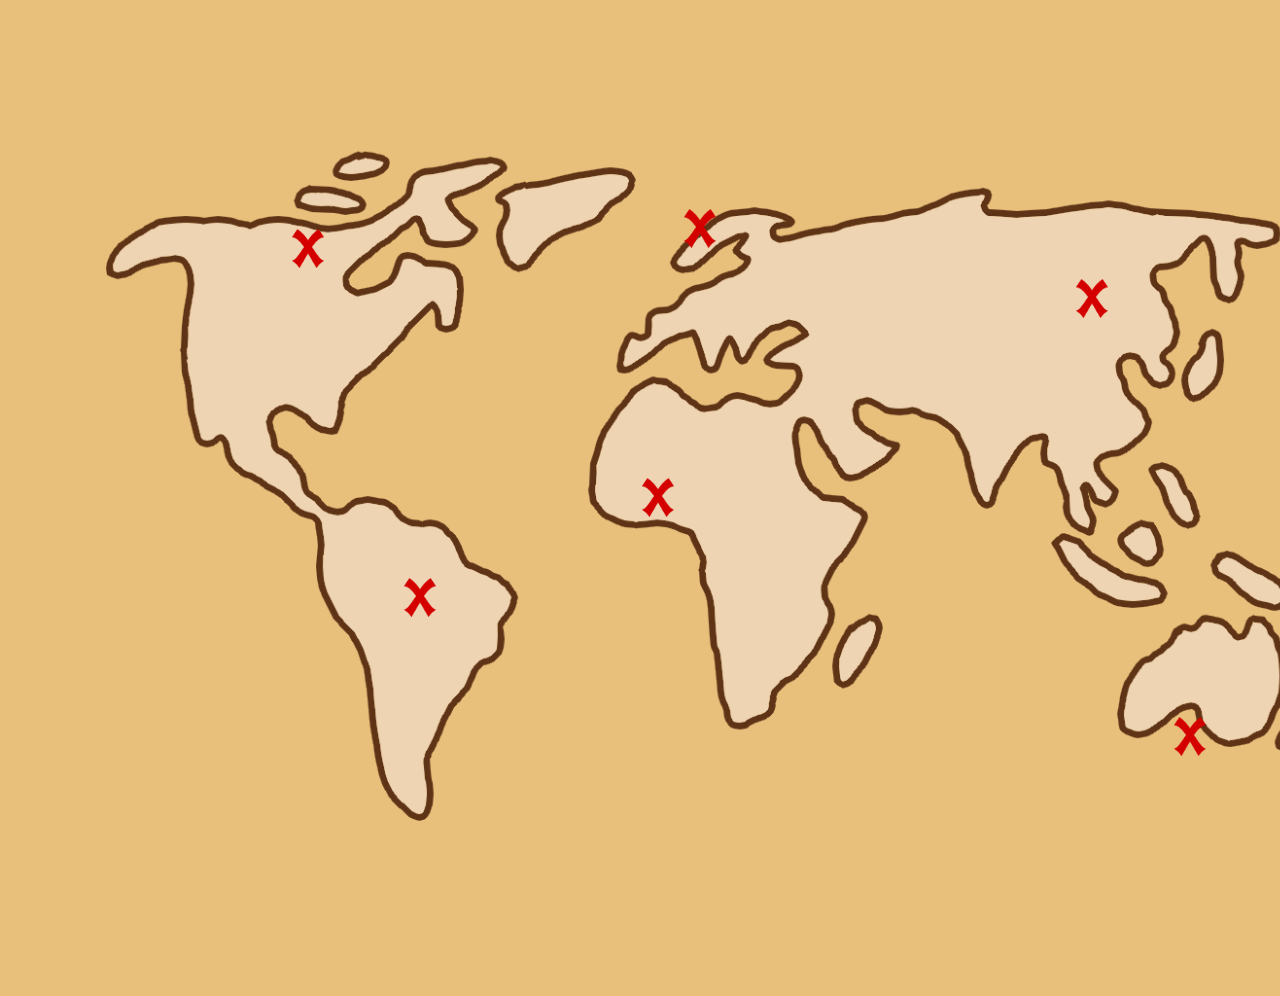
<file: main.html>
<!-- main.html -->
<!DOCTYPE html>
<html lang="en">

<head>
  <meta charset="UTF-8">
  <meta name="viewport" content="width=device-width, initial-scale=1.0">
  <title>Hopper's Odyssey</title>
  <link rel="stylesheet" href="styles.css">
</head>

<body>
  <div class="map-container">
    <img src="map.PNG" alt="Pirate Map" class="map-image">
    <button class="quest-button" data-quest="na" style="left: 22%; top: 25%">
    </button>
    <button class="quest-button" data-quest="sa" style="left: 30%; top: 60%"></button>
    <button class="quest-button" data-quest="afr" style="left: 47%; top: 50%"></button>
    <button class="quest-button" data-quest="eur" style="left: 50%; top: 23%"></button>
    <button class="quest-button" data-quest="as" style="left: 78%; top: 30%"></button>
    <button class="quest-button" data-quest="aus" style="left: 85%; top: 74%"></button>
  </div>

  <div id="questPopup" class="popup">
    <div class="popup-content">
      <span class="close-btn">&times;</span>
      <p id="questText"></p>
    </div>
  </div>

  <script src="quest.js"></script>
</body>

</html>
</file>
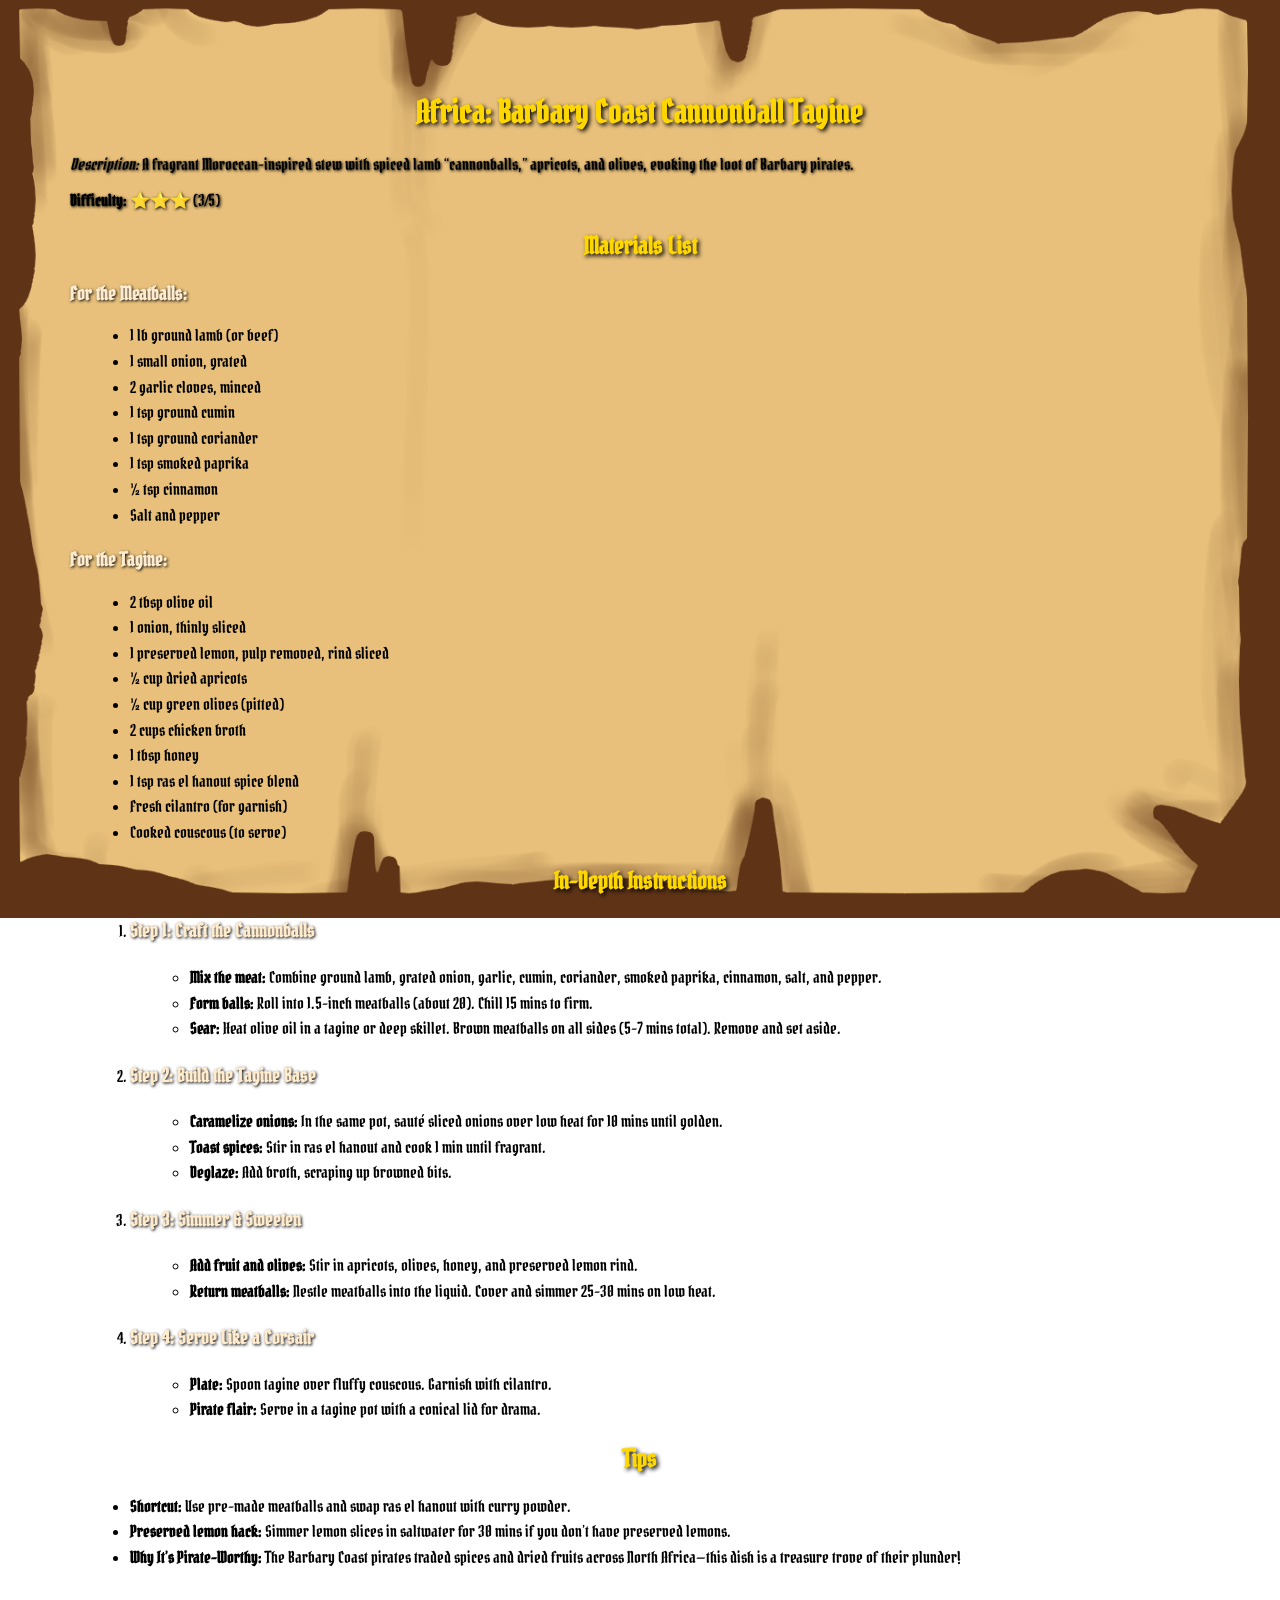
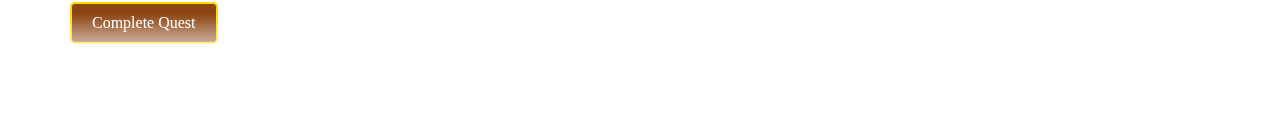
<file: Continents/afr.html>
<!DOCTYPE html>
<html lang="en">

<head>
  <meta charset="UTF-8" />
  <meta name="viewport" content="width=device-width, initial-scale=1.0" />
  <title>Pirate Recipes: Barbary Coast Cannonball Tagine</title>
  <!-- Link to your external stylesheet -->
  <link rel="stylesheet" href="na.css" />
</head>

<body>
  <!-- Main container that holds both the scroll background and the recipe text -->
  <div class="scroll-container">
    <h1>Africa: Barbary Coast Cannonball Tagine</h1>
    <p><em>Description:</em> A fragrant Moroccan-inspired stew with spiced lamb “cannonballs,” apricots, and olives,
      evoking the loot of Barbary pirates.</p>
    <p><strong>Difficulty:</strong> ⭐⭐⭐ (3/5)</p>

    <h2>Materials List</h2>
    <h3>For the Meatballs:</h3>
    <ul>
      <li>1 lb ground lamb (or beef)</li>
      <li>1 small onion, grated</li>
      <li>2 garlic cloves, minced</li>
      <li>1 tsp ground cumin</li>
      <li>1 tsp ground coriander</li>
      <li>1 tsp smoked paprika</li>
      <li>½ tsp cinnamon</li>
      <li>Salt and pepper</li>
    </ul>
    <h3>For the Tagine:</h3>
    <ul>
      <li>2 tbsp olive oil</li>
      <li>1 onion, thinly sliced</li>
      <li>1 preserved lemon, pulp removed, rind sliced</li>
      <li>½ cup dried apricots</li>
      <li>½ cup green olives (pitted)</li>
      <li>2 cups chicken broth</li>
      <li>1 tbsp honey</li>
      <li>1 tsp ras el hanout spice blend</li>
      <li>Fresh cilantro (for garnish)</li>
      <li>Cooked couscous (to serve)</li>
    </ul>

    <h2>In-Depth Instructions</h2>
    <ol>
      <li>
        <h3>Step 1: Craft the Cannonballs</h3>
        <ul>
          <li><strong>Mix the meat:</strong> Combine ground lamb, grated onion, garlic, cumin, coriander, smoked
            paprika, cinnamon, salt, and pepper.</li>
          <li><strong>Form balls:</strong> Roll into 1.5-inch meatballs (about 20). Chill 15 mins to firm.</li>
          <li><strong>Sear:</strong> Heat olive oil in a tagine or deep skillet. Brown meatballs on all sides (5–7 mins
            total). Remove and set aside.</li>
        </ul>
      </li>
      <li>
        <h3>Step 2: Build the Tagine Base</h3>
        <ul>
          <li><strong>Caramelize onions:</strong> In the same pot, sauté sliced onions over low heat for 10 mins until
            golden.</li>
          <li><strong>Toast spices:</strong> Stir in ras el hanout and cook 1 min until fragrant.</li>
          <li><strong>Deglaze:</strong> Add broth, scraping up browned bits.</li>
        </ul>
      </li>
      <li>
        <h3>Step 3: Simmer &amp; Sweeten</h3>
        <ul>
          <li><strong>Add fruit and olives:</strong> Stir in apricots, olives, honey, and preserved lemon rind.</li>
          <li><strong>Return meatballs:</strong> Nestle meatballs into the liquid. Cover and simmer 25–30 mins on low
            heat.</li>
        </ul>
      </li>
      <li>
        <h3>Step 4: Serve Like a Corsair</h3>
        <ul>
          <li><strong>Plate:</strong> Spoon tagine over fluffy couscous. Garnish with cilantro.</li>
          <li><strong>Pirate flair:</strong> Serve in a tagine pot with a conical lid for drama.</li>
        </ul>
      </li>
    </ol>

    <h2>Tips</h2>
    <ul>
      <li><strong>Shortcut:</strong> Use pre-made meatballs and swap ras el hanout with curry powder.</li>
      <li><strong>Preserved lemon hack:</strong> Simmer lemon slices in saltwater for 30 mins if you don’t have
        preserved lemons.</li>
      <li><strong>Why It’s Pirate-Worthy:</strong> The Barbary Coast pirates traded spices and dried fruits across North
        Africa—this dish is a treasure trove of their plunder!</li>
    </ul>

    <button class="complete-button" id="complete-afr-button">Complete Quest</button>
  </div>

  <script src="afr.js"></script>
</body>

</html>
</file>
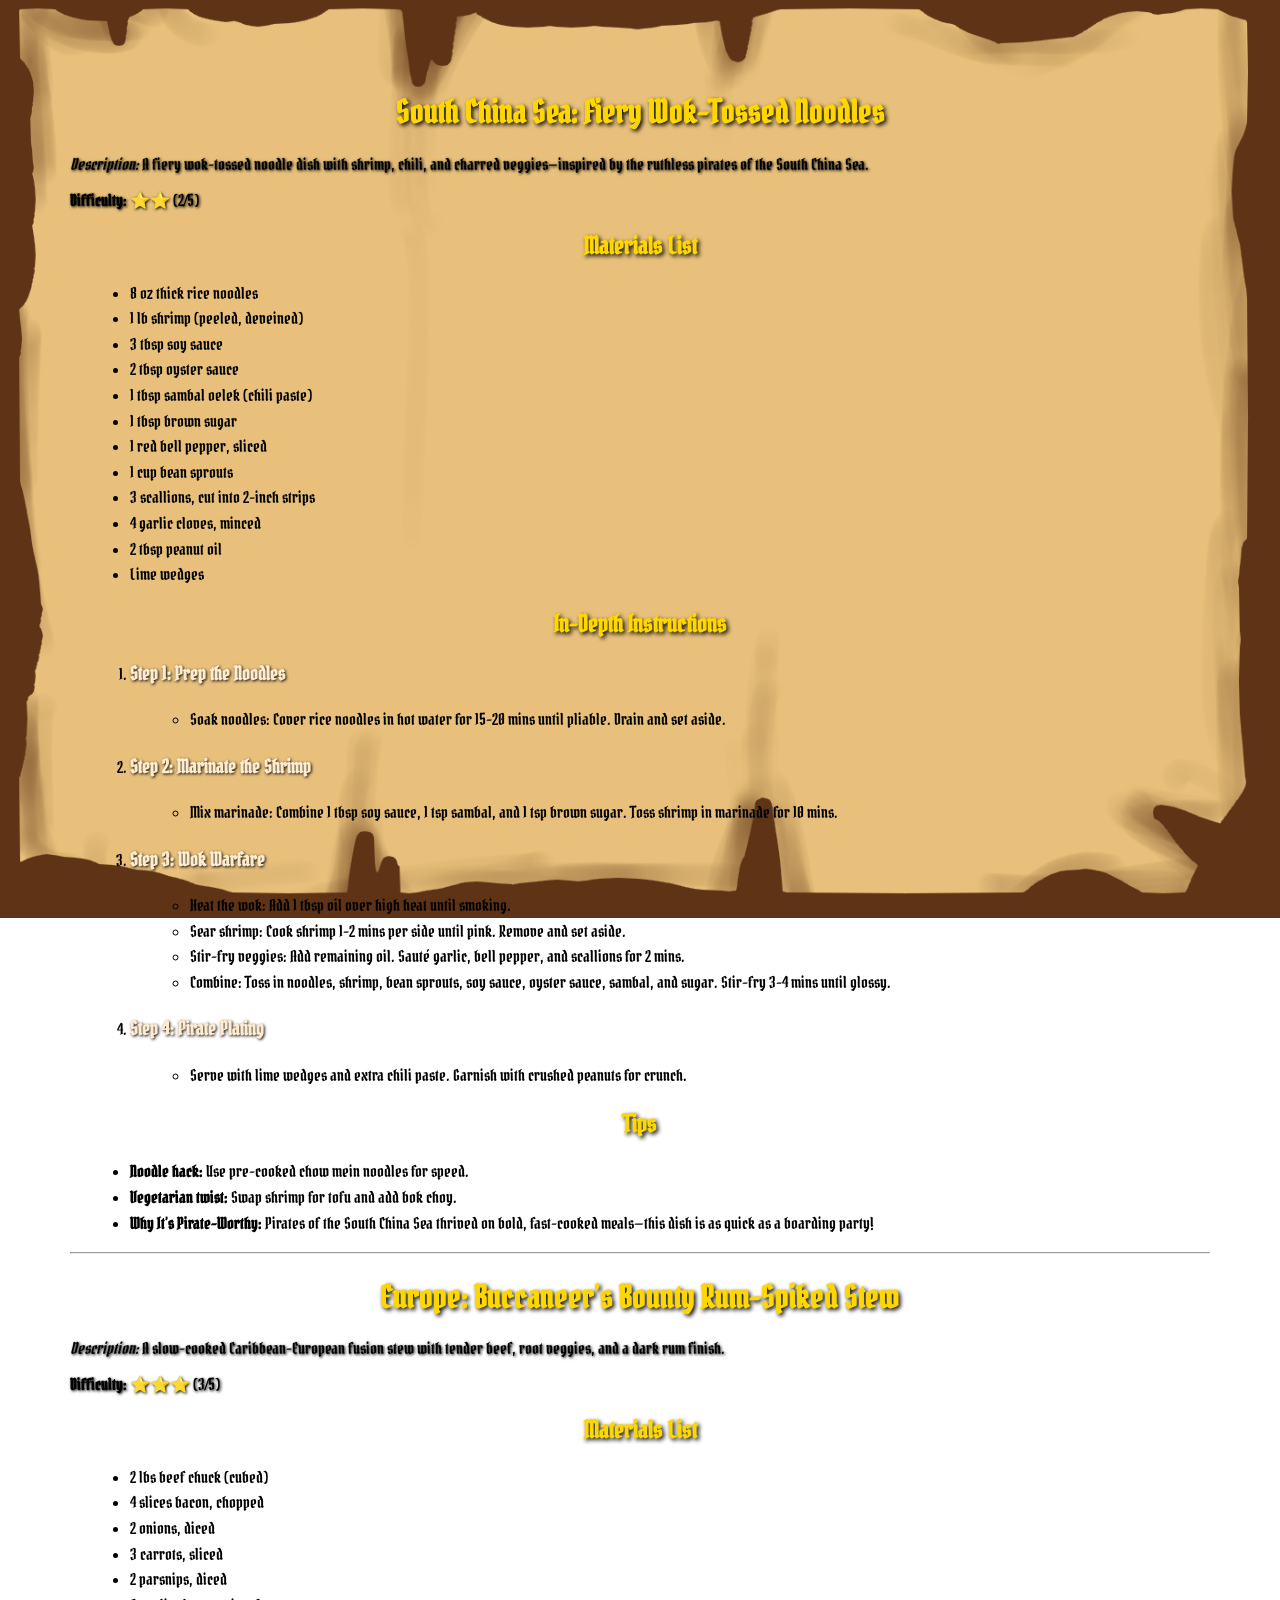
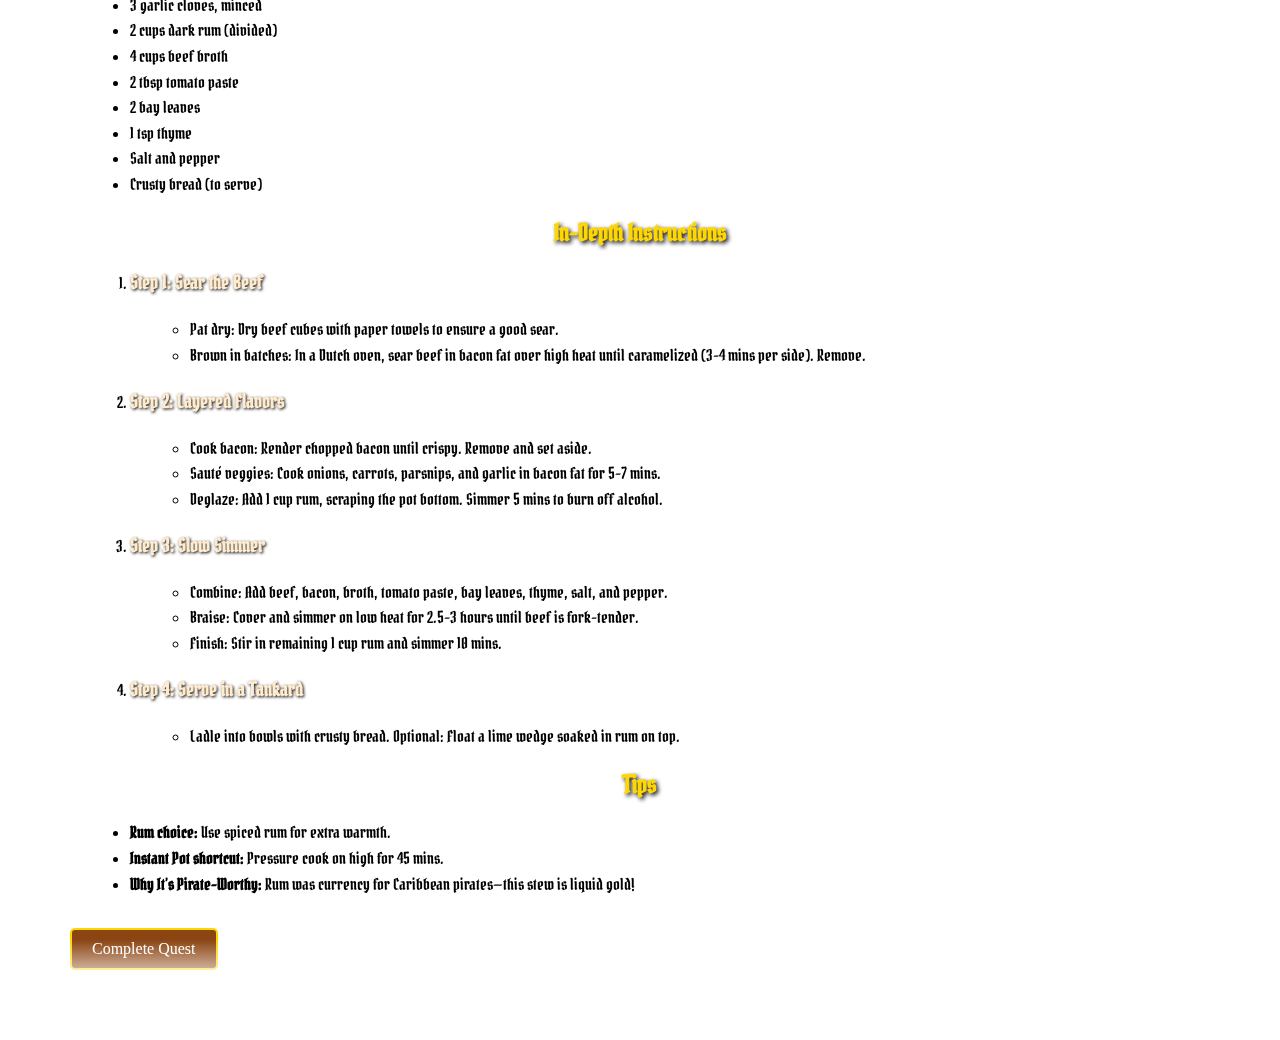
<file: Continents/as.html>
<!DOCTYPE html>
<html lang="en">

<head>
  <meta charset="UTF-8" />
  <meta name="viewport" content="width=device-width, initial-scale=1.0" />
  <title>Pirate Recipes: South China Sea &amp; Europe</title>
  <!-- Link to your external stylesheet -->
  <link rel="stylesheet" href="na.css" />
</head>

<body>
  <!-- Main container that holds both the scroll background and the recipe text -->
  <div class="scroll-container">
    <h1>South China Sea: Fiery Wok-Tossed Noodles</h1>
    <p><em>Description:</em> A fiery wok-tossed noodle dish with shrimp, chili, and charred veggies—inspired by the
      ruthless pirates of the South China Sea.</p>
    <p><strong>Difficulty:</strong> ⭐⭐ (2/5)</p>

    <h2>Materials List</h2>
    <ul>
      <li>8 oz thick rice noodles</li>
      <li>1 lb shrimp (peeled, deveined)</li>
      <li>3 tbsp soy sauce</li>
      <li>2 tbsp oyster sauce</li>
      <li>1 tbsp sambal oelek (chili paste)</li>
      <li>1 tbsp brown sugar</li>
      <li>1 red bell pepper, sliced</li>
      <li>1 cup bean sprouts</li>
      <li>3 scallions, cut into 2-inch strips</li>
      <li>4 garlic cloves, minced</li>
      <li>2 tbsp peanut oil</li>
      <li>Lime wedges</li>
    </ul>

    <h2>In-Depth Instructions</h2>
    <ol>
      <li>
        <h3>Step 1: Prep the Noodles</h3>
        <ul>
          <li>Soak noodles: Cover rice noodles in hot water for 15–20 mins until pliable. Drain and set aside.</li>
        </ul>
      </li>
      <li>
        <h3>Step 2: Marinate the Shrimp</h3>
        <ul>
          <li>Mix marinade: Combine 1 tbsp soy sauce, 1 tsp sambal, and 1 tsp brown sugar. Toss shrimp in marinade for
            10 mins.</li>
        </ul>
      </li>
      <li>
        <h3>Step 3: Wok Warfare</h3>
        <ul>
          <li>Heat the wok: Add 1 tbsp oil over high heat until smoking.</li>
          <li>Sear shrimp: Cook shrimp 1–2 mins per side until pink. Remove and set aside.</li>
          <li>Stir-fry veggies: Add remaining oil. Sauté garlic, bell pepper, and scallions for 2 mins.</li>
          <li>Combine: Toss in noodles, shrimp, bean sprouts, soy sauce, oyster sauce, sambal, and sugar. Stir-fry 3–4
            mins until glossy.</li>
        </ul>
      </li>
      <li>
        <h3>Step 4: Pirate Plating</h3>
        <ul>
          <li>Serve with lime wedges and extra chili paste. Garnish with crushed peanuts for crunch.</li>
        </ul>
      </li>
    </ol>

    <h2>Tips</h2>
    <ul>
      <li><strong>Noodle hack:</strong> Use pre-cooked chow mein noodles for speed.</li>
      <li><strong>Vegetarian twist:</strong> Swap shrimp for tofu and add bok choy.</li>
      <li><strong>Why It’s Pirate-Worthy:</strong> Pirates of the South China Sea thrived on bold, fast-cooked
        meals—this dish is as quick as a boarding party!</li>
    </ul>

    <hr />

    <h1>Europe: Buccaneer’s Bounty Rum-Spiked Stew</h1>
    <p><em>Description:</em> A slow-cooked Caribbean-European fusion stew with tender beef, root veggies, and a dark rum
      finish.</p>
    <p><strong>Difficulty:</strong> ⭐⭐⭐ (3/5)</p>

    <h2>Materials List</h2>
    <ul>
      <li>2 lbs beef chuck (cubed)</li>
      <li>4 slices bacon, chopped</li>
      <li>2 onions, diced</li>
      <li>3 carrots, sliced</li>
      <li>2 parsnips, diced</li>
      <li>3 garlic cloves, minced</li>
      <li>2 cups dark rum (divided)</li>
      <li>4 cups beef broth</li>
      <li>2 tbsp tomato paste</li>
      <li>2 bay leaves</li>
      <li>1 tsp thyme</li>
      <li>Salt and pepper</li>
      <li>Crusty bread (to serve)</li>
    </ul>

    <h2>In-Depth Instructions</h2>
    <ol>
      <li>
        <h3>Step 1: Sear the Beef</h3>
        <ul>
          <li>Pat dry: Dry beef cubes with paper towels to ensure a good sear.</li>
          <li>Brown in batches: In a Dutch oven, sear beef in bacon fat over high heat until caramelized (3–4 mins per
            side). Remove.</li>
        </ul>
      </li>
      <li>
        <h3>Step 2: Layered Flavors</h3>
        <ul>
          <li>Cook bacon: Render chopped bacon until crispy. Remove and set aside.</li>
          <li>Sauté veggies: Cook onions, carrots, parsnips, and garlic in bacon fat for 5–7 mins.</li>
          <li>Deglaze: Add 1 cup rum, scraping the pot bottom. Simmer 5 mins to burn off alcohol.</li>
        </ul>
      </li>
      <li>
        <h3>Step 3: Slow Simmer</h3>
        <ul>
          <li>Combine: Add beef, bacon, broth, tomato paste, bay leaves, thyme, salt, and pepper.</li>
          <li>Braise: Cover and simmer on low heat for 2.5–3 hours until beef is fork-tender.</li>
          <li>Finish: Stir in remaining 1 cup rum and simmer 10 mins.</li>
        </ul>
      </li>
      <li>
        <h3>Step 4: Serve in a Tankard</h3>
        <ul>
          <li>Ladle into bowls with crusty bread. Optional: Float a lime wedge soaked in rum on top.</li>
        </ul>
      </li>
    </ol>

    <h2>Tips</h2>
    <ul>
      <li><strong>Rum choice:</strong> Use spiced rum for extra warmth.</li>
      <li><strong>Instant Pot shortcut:</strong> Pressure cook on high for 45 mins.</li>
      <li><strong>Why It’s Pirate-Worthy:</strong> Rum was currency for Caribbean pirates—this stew is liquid gold!</li>
    </ul>

    <button class="complete-button" id="complete-as-button">Complete Quest</button>
  </div>
  <script src="as.js"></script>
</body>

</html>
</file>
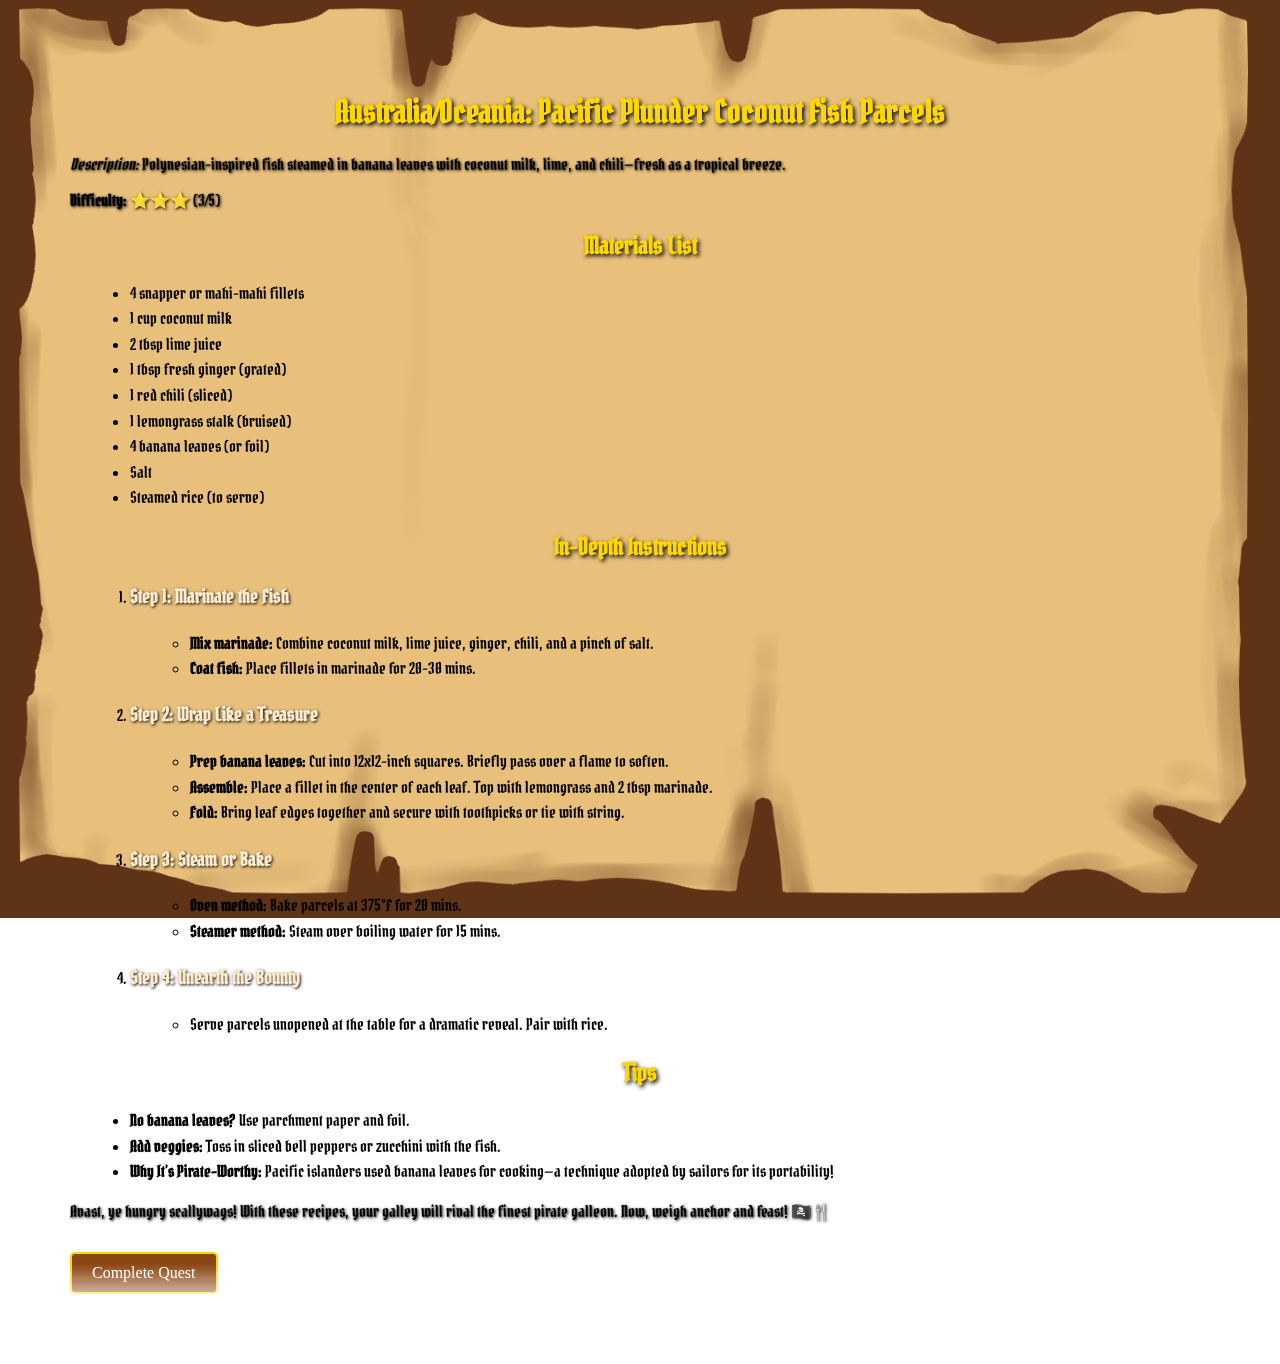
<file: Continents/aus.html>
<!DOCTYPE html>
<html lang="en">

<head>
  <meta charset="UTF-8" />
  <meta name="viewport" content="width=device-width, initial-scale=1.0" />
  <title>Australia/Oceania</title>
  <!-- Link to your external stylesheet -->
  <link rel="stylesheet" href="na.css" />
</head>

<body>
  <!-- Main container that holds both the scroll background and the recipe text -->
  <div class="scroll-container">
    
    <h1>Australia/Oceania: Pacific Plunder Coconut Fish Parcels</h1>
    <p><em>Description:</em> Polynesian-inspired fish steamed in banana leaves with coconut milk, lime, and chili—fresh
      as a tropical breeze.</p>
    <p><strong>Difficulty:</strong> ⭐⭐⭐ (3/5)</p>

    <h2>Materials List</h2>
    <ul>
      <li>4 snapper or mahi-mahi fillets</li>
      <li>1 cup coconut milk</li>
      <li>2 tbsp lime juice</li>
      <li>1 tbsp fresh ginger (grated)</li>
      <li>1 red chili (sliced)</li>
      <li>1 lemongrass stalk (bruised)</li>
      <li>4 banana leaves (or foil)</li>
      <li>Salt</li>
      <li>Steamed rice (to serve)</li>
    </ul>

    <h2>In-Depth Instructions</h2>
    <ol>
      <li>
        <h3>Step 1: Marinate the Fish</h3>
        <ul>
          <li><strong>Mix marinade:</strong> Combine coconut milk, lime juice, ginger, chili, and a pinch of salt.</li>
          <li><strong>Coat fish:</strong> Place fillets in marinade for 20–30 mins.</li>
        </ul>
      </li>
      <li>
        <h3>Step 2: Wrap Like a Treasure</h3>
        <ul>
          <li><strong>Prep banana leaves:</strong> Cut into 12x12-inch squares. Briefly pass over a flame to soften.
          </li>
          <li><strong>Assemble:</strong> Place a fillet in the center of each leaf. Top with lemongrass and 2 tbsp
            marinade.</li>
          <li><strong>Fold:</strong> Bring leaf edges together and secure with toothpicks or tie with string.</li>
        </ul>
      </li>
      <li>
        <h3>Step 3: Steam or Bake</h3>
        <ul>
          <li><strong>Oven method:</strong> Bake parcels at 375°F for 20 mins.</li>
          <li><strong>Steamer method:</strong> Steam over boiling water for 15 mins.</li>
        </ul>
      </li>
      <li>
        <h3>Step 4: Unearth the Bounty</h3>
        <ul>
          <li>Serve parcels unopened at the table for a dramatic reveal. Pair with rice.</li>
        </ul>
      </li>
    </ol>

    <h2>Tips</h2>
    <ul>
      <li><strong>No banana leaves?</strong> Use parchment paper and foil.</li>
      <li><strong>Add veggies:</strong> Toss in sliced bell peppers or zucchini with the fish.</li>
      <li><strong>Why It’s Pirate-Worthy:</strong> Pacific islanders used banana leaves for cooking—a technique adopted
        by sailors for its portability!</li>
    </ul>

    <p>Avast, ye hungry scallywags! With these recipes, your galley will rival the finest pirate galleon. Now, weigh
      anchor and feast! 🏴‍☠️🍴</p>

    <button class="complete-button" id="complete-aus-button">Complete Quest</button>
  </div>

  <script src="aus.js"></script>
</body>

</html>
</file>
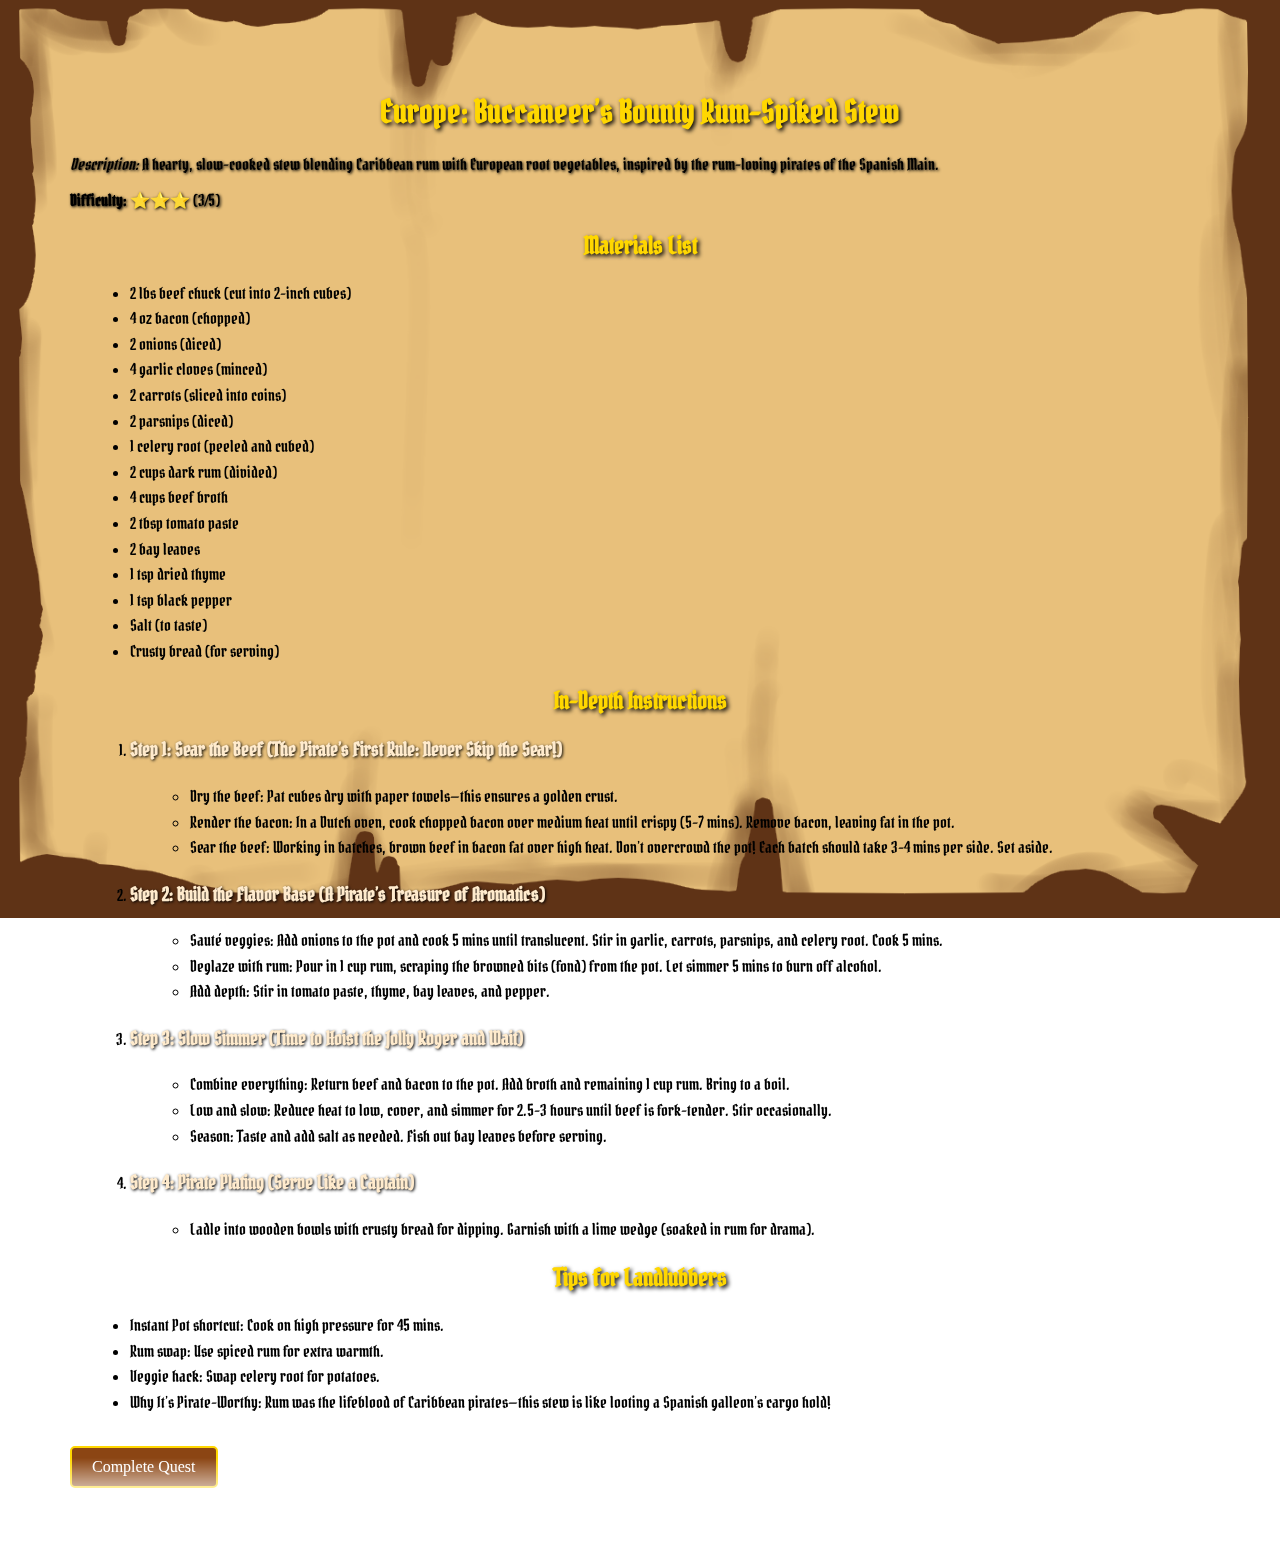
<file: Continents/eur.html>
<!DOCTYPE html>
<html lang="en">

<head>
  <meta charset="UTF-8" />
  <meta name="viewport" content="width=device-width, initial-scale=1.0" />
  <title>Pirate Recipes: Buccaneer’s Bounty Rum-Spiked Stew</title>
  <!-- Link to your external stylesheet -->
  <link rel="stylesheet" href="na.css" />
</head>

<body>
  <!-- Main container that holds both the scroll background and the recipe text -->
  <div class="scroll-container">
    <h1>Europe: Buccaneer’s Bounty Rum-Spiked Stew</h1>
    <p><em>Description:</em> A hearty, slow-cooked stew blending Caribbean rum with European root vegetables, inspired
      by the rum-loving pirates of the Spanish Main.</p>
    <p><strong>Difficulty:</strong> ⭐⭐⭐ (3/5)</p>

    <h2>Materials List</h2>
    <ul>
      <li>2 lbs beef chuck (cut into 2-inch cubes)</li>
      <li>4 oz bacon (chopped)</li>
      <li>2 onions (diced)</li>
      <li>4 garlic cloves (minced)</li>
      <li>2 carrots (sliced into coins)</li>
      <li>2 parsnips (diced)</li>
      <li>1 celery root (peeled and cubed)</li>
      <li>2 cups dark rum (divided)</li>
      <li>4 cups beef broth</li>
      <li>2 tbsp tomato paste</li>
      <li>2 bay leaves</li>
      <li>1 tsp dried thyme</li>
      <li>1 tsp black pepper</li>
      <li>Salt (to taste)</li>
      <li>Crusty bread (for serving)</li>
    </ul>

    <h2>In-Depth Instructions</h2>
    <ol>
      <li>
        <h3>Step 1: Sear the Beef (The Pirate’s First Rule: Never Skip the Sear!)</h3>
        <ul>
          <li>Dry the beef: Pat cubes dry with paper towels—this ensures a golden crust.</li>
          <li>Render the bacon: In a Dutch oven, cook chopped bacon over medium heat until crispy (5–7 mins). Remove
            bacon, leaving fat in the pot.</li>
          <li>Sear the beef: Working in batches, brown beef in bacon fat over high heat. Don’t overcrowd the pot! Each
            batch should take 3–4 mins per side. Set aside.</li>
        </ul>
      </li>
      <li>
        <h3>Step 2: Build the Flavor Base (A Pirate’s Treasure of Aromatics)</h3>
        <ul>
          <li>Sauté veggies: Add onions to the pot and cook 5 mins until translucent. Stir in garlic, carrots, parsnips,
            and celery root. Cook 5 mins.</li>
          <li>Deglaze with rum: Pour in 1 cup rum, scraping the browned bits (fond) from the pot. Let simmer 5 mins to
            burn off alcohol.</li>
          <li>Add depth: Stir in tomato paste, thyme, bay leaves, and pepper.</li>
        </ul>
      </li>
      <li>
        <h3>Step 3: Slow Simmer (Time to Hoist the Jolly Roger and Wait)</h3>
        <ul>
          <li>Combine everything: Return beef and bacon to the pot. Add broth and remaining 1 cup rum. Bring to a boil.
          </li>
          <li>Low and slow: Reduce heat to low, cover, and simmer for 2.5–3 hours until beef is fork-tender. Stir
            occasionally.</li>
          <li>Season: Taste and add salt as needed. Fish out bay leaves before serving.</li>
        </ul>
      </li>
      <li>
        <h3>Step 4: Pirate Plating (Serve Like a Captain)</h3>
        <ul>
          <li>Ladle into wooden bowls with crusty bread for dipping. Garnish with a lime wedge (soaked in rum for
            drama).</li>
        </ul>
      </li>
    </ol>

    <h2>Tips for Landlubbers</h2>
    <ul>
      <li>Instant Pot shortcut: Cook on high pressure for 45 mins.</li>
      <li>Rum swap: Use spiced rum for extra warmth.</li>
      <li>Veggie hack: Swap celery root for potatoes.</li>
      <li>Why It’s Pirate-Worthy: Rum was the lifeblood of Caribbean pirates—this stew is like looting a Spanish
        galleon’s cargo hold!</li>
    </ul>

    <button class="complete-button" id="complete-eur-button">Complete Quest</button>
  </div>
  <script src="eur.js"></script>
</body>

</html>
</file>
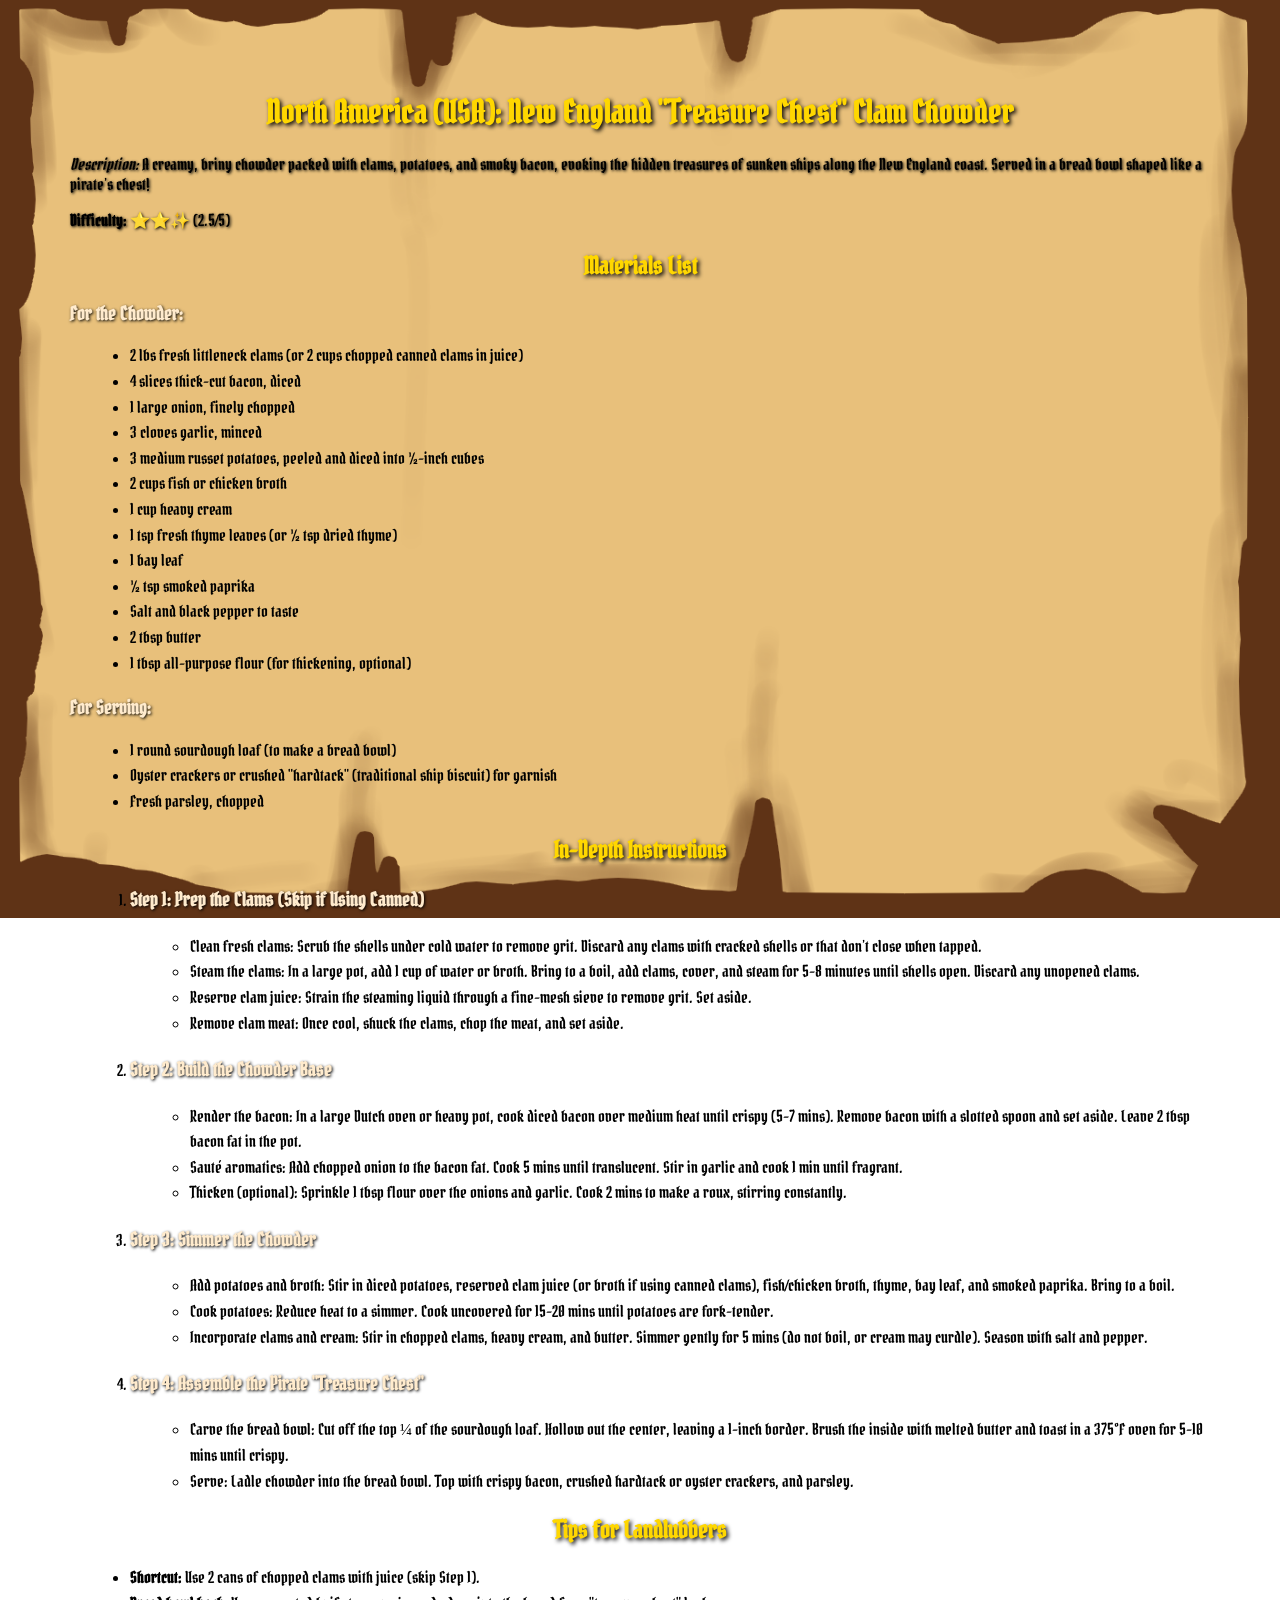
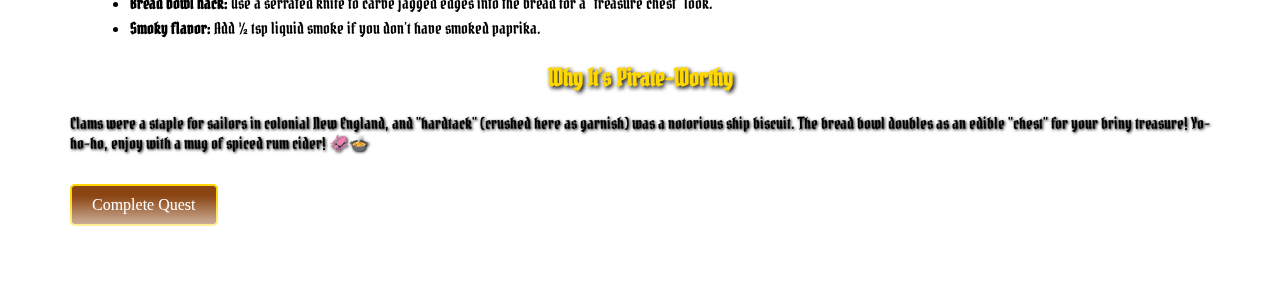
<file: Continents/na.html>
<!DOCTYPE html>
<html lang="en">
<head>
  <meta charset="UTF-8" />
  <meta name="viewport" content="width=device-width, initial-scale=1.0"/>
  <title>New England "Treasure Chest" Clam Chowder</title>
  <!-- Link to your external stylesheet -->
  <link rel="stylesheet" href="na.css" />
</head>
<body>
  <!-- Main container that holds both the scroll background and the recipe text -->
  <div class="scroll-container">
    <h1>North America (USA): New England "Treasure Chest" Clam Chowder</h1>
    <p><em>Description:</em> A creamy, briny chowder packed with clams, potatoes, and smoky bacon, evoking the hidden
      treasures of sunken ships along the New England coast. Served in a bread bowl shaped like a pirate’s chest!</p>
    <p><strong>Difficulty:</strong> ⭐⭐✨ (2.5/5)</p>

    <h2>Materials List</h2>
    <h3>For the Chowder:</h3>
    <ul>
      <li>2 lbs fresh littleneck clams (or 2 cups chopped canned clams in juice)</li>
      <li>4 slices thick-cut bacon, diced</li>
      <li>1 large onion, finely chopped</li>
      <li>3 cloves garlic, minced</li>
      <li>3 medium russet potatoes, peeled and diced into ½-inch cubes</li>
      <li>2 cups fish or chicken broth</li>
      <li>1 cup heavy cream</li>
      <li>1 tsp fresh thyme leaves (or ½ tsp dried thyme)</li>
      <li>1 bay leaf</li>
      <li>½ tsp smoked paprika</li>
      <li>Salt and black pepper to taste</li>
      <li>2 tbsp butter</li>
      <li>1 tbsp all-purpose flour (for thickening, optional)</li>
    </ul>

    <h3>For Serving:</h3>
    <ul>
      <li>1 round sourdough loaf (to make a bread bowl)</li>
      <li>Oyster crackers or crushed "hardtack" (traditional ship biscuit) for garnish</li>
      <li>Fresh parsley, chopped</li>
    </ul>

    <h2>In-Depth Instructions</h2>
    <ol>
      <li>
        <h3>Step 1: Prep the Clams (Skip if Using Canned)</h3>
        <ul>
          <li>Clean fresh clams: Scrub the shells under cold water to remove grit. Discard any clams with cracked shells or that don’t close when tapped.</li>
          <li>Steam the clams: In a large pot, add 1 cup of water or broth. Bring to a boil, add clams, cover, and steam for 5–8 minutes until shells open. Discard any unopened clams.</li>
          <li>Reserve clam juice: Strain the steaming liquid through a fine-mesh sieve to remove grit. Set aside.</li>
          <li>Remove clam meat: Once cool, shuck the clams, chop the meat, and set aside.</li>
        </ul>
      </li>

      <li>
        <h3>Step 2: Build the Chowder Base</h3>
        <ul>
          <li>Render the bacon: In a large Dutch oven or heavy pot, cook diced bacon over medium heat until crispy (5–7 mins). Remove bacon with a slotted spoon and set aside. Leave 2 tbsp bacon fat in the pot.</li>
          <li>Sauté aromatics: Add chopped onion to the bacon fat. Cook 5 mins until translucent. Stir in garlic and cook 1 min until fragrant.</li>
          <li>Thicken (optional): Sprinkle 1 tbsp flour over the onions and garlic. Cook 2 mins to make a roux, stirring constantly.</li>
        </ul>
      </li>

      <li>
        <h3>Step 3: Simmer the Chowder</h3>
        <ul>
          <li>Add potatoes and broth: Stir in diced potatoes, reserved clam juice (or broth if using canned clams), fish/chicken broth, thyme, bay leaf, and smoked paprika. Bring to a boil.</li>
          <li>Cook potatoes: Reduce heat to a simmer. Cook uncovered for 15–20 mins until potatoes are fork-tender.</li>
          <li>Incorporate clams and cream: Stir in chopped clams, heavy cream, and butter. Simmer gently for 5 mins (do not boil, or cream may curdle). Season with salt and pepper.</li>
        </ul>
      </li>

      <li>
        <h3>Step 4: Assemble the Pirate "Treasure Chest"</h3>
        <ul>
          <li>Carve the bread bowl: Cut off the top ¼ of the sourdough loaf. Hollow out the center, leaving a 1-inch border. Brush the inside with melted butter and toast in a 375°F oven for 5–10 mins until crispy.</li>
          <li>Serve: Ladle chowder into the bread bowl. Top with crispy bacon, crushed hardtack or oyster crackers, and parsley.</li>
        </ul>
      </li>
    </ol>

    <h2>Tips for Landlubbers</h2>
    <ul>
      <li><strong>Shortcut:</strong> Use 2 cans of chopped clams with juice (skip Step 1).</li>
      <li><strong>Bread bowl hack:</strong> Use a serrated knife to carve jagged edges into the bread for a "treasure chest" look.</li>
      <li><strong>Smoky flavor:</strong> Add ½ tsp liquid smoke if you don’t have smoked paprika.</li>
    </ul>

    <h2>Why It’s Pirate-Worthy</h2>
    <p>Clams were a staple for sailors in colonial New England, and "hardtack" (crushed here as garnish) was a notorious ship biscuit. The bread bowl doubles as an edible "chest" for your briny treasure! Yo-ho-ho, enjoy with a mug of spiced rum cider! 🦑🍲</p>
    <button class="complete-button" id="complete-na-button">Complete Quest</button>
  </div>
  
  <script src="na.js"></script>
</body>
</html>
</file>
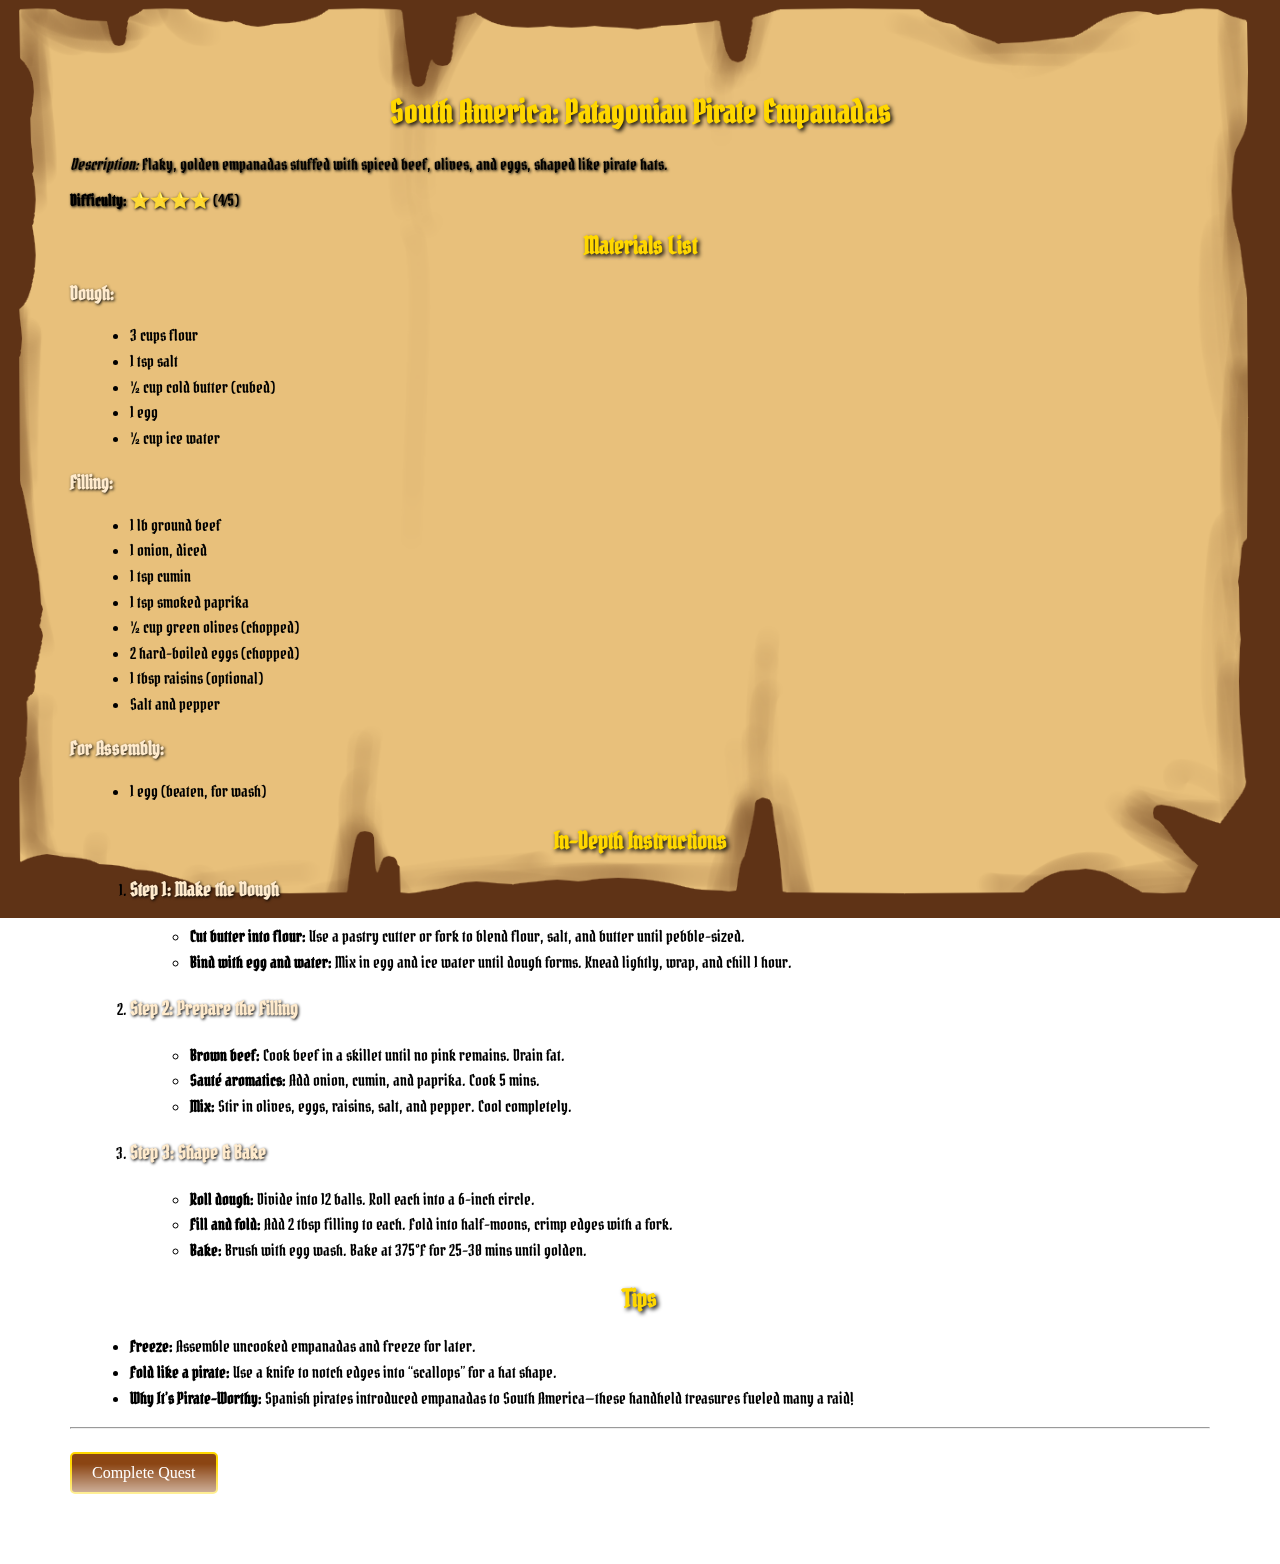
<file: Continents/sa.html>
<!DOCTYPE html>
<html lang="en">

<head>
  <meta charset="UTF-8" />
  <meta name="viewport" content="width=device-width, initial-scale=1.0" />
  <title>South America </title>
  <!-- Link to your external stylesheet -->
  <link rel="stylesheet" href="na.css" />
</head>

<body>
  <!-- Main container that holds both the scroll background and the recipe text -->
  <div class="scroll-container">
    <h1>South America: Patagonian Pirate Empanadas</h1>
    <p><em>Description:</em> Flaky, golden empanadas stuffed with spiced beef, olives, and eggs, shaped like pirate
      hats.</p>
    <p><strong>Difficulty:</strong> ⭐⭐⭐⭐ (4/5)</p>

    <h2>Materials List</h2>
    <h3>Dough:</h3>
    <ul>
      <li>3 cups flour</li>
      <li>1 tsp salt</li>
      <li>½ cup cold butter (cubed)</li>
      <li>1 egg</li>
      <li>½ cup ice water</li>
    </ul>
    <h3>Filling:</h3>
    <ul>
      <li>1 lb ground beef</li>
      <li>1 onion, diced</li>
      <li>1 tsp cumin</li>
      <li>1 tsp smoked paprika</li>
      <li>½ cup green olives (chopped)</li>
      <li>2 hard-boiled eggs (chopped)</li>
      <li>1 tbsp raisins (optional)</li>
      <li>Salt and pepper</li>
    </ul>
    <h3>For Assembly:</h3>
    <ul>
      <li>1 egg (beaten, for wash)</li>
    </ul>

    <h2>In-Depth Instructions</h2>
    <ol>
      <li>
        <h3>Step 1: Make the Dough</h3>
        <ul>
          <li><strong>Cut butter into flour:</strong> Use a pastry cutter or fork to blend flour, salt, and butter until
            pebble-sized.</li>
          <li><strong>Bind with egg and water:</strong> Mix in egg and ice water until dough forms. Knead lightly, wrap,
            and chill 1 hour.</li>
        </ul>
      </li>
      <li>
        <h3>Step 2: Prepare the Filling</h3>
        <ul>
          <li><strong>Brown beef:</strong> Cook beef in a skillet until no pink remains. Drain fat.</li>
          <li><strong>Sauté aromatics:</strong> Add onion, cumin, and paprika. Cook 5 mins.</li>
          <li><strong>Mix:</strong> Stir in olives, eggs, raisins, salt, and pepper. Cool completely.</li>
        </ul>
      </li>
      <li>
        <h3>Step 3: Shape &amp; Bake</h3>
        <ul>
          <li><strong>Roll dough:</strong> Divide into 12 balls. Roll each into a 6-inch circle.</li>
          <li><strong>Fill and fold:</strong> Add 2 tbsp filling to each. Fold into half-moons, crimp edges with a fork.
          </li>
          <li><strong>Bake:</strong> Brush with egg wash. Bake at 375°F for 25–30 mins until golden.</li>
        </ul>
      </li>
    </ol>

    <h2>Tips</h2>
    <ul>
      <li><strong>Freeze:</strong> Assemble uncooked empanadas and freeze for later.</li>
      <li><strong>Fold like a pirate:</strong> Use a knife to notch edges into “scallops” for a hat shape.</li>
      <li><strong>Why It’s Pirate-Worthy:</strong> Spanish pirates introduced empanadas to South America—these handheld
        treasures fueled many a raid!</li>
    </ul>

    <hr />

    

    <button class="complete-button" id="complete-sa-button">Complete Quest</button>
  </div>

  <script src="sa.js"></script>
</body>

</html>
</file>
<file: styles.css>
/* styles.css */
body {
  margin: 0;
  padding: 0;
  overflow: hidden;
  height: 100%;
  background-color: #e8c07b;
}
.map-container {
  margin: 0 auto;
  position: relative;
  width: 1400px;
  overflow: auto;
  
}

.map-image {
  width: 100%;
  height: auto;
  display: block;
}

.quest-button {
  position: absolute;
  /* Target display size (adjust these values) */
  width: 32px;
  /* ~10% of original width */
  height: 40px;
  /* ~10% of original height */
  

  /* Image scaling */
  background: url('193050.png') no-repeat center center;
  background-size: contain;

  /* Remove default button styling */
  border: none;
  padding: 0;
  cursor: pointer;

  /* Maintain positioning */
  position: absolute;
  transform: translate(-50%, -50%);
}

.quest-button:hover {
  transform: translate(-50%, -50%) scale(1.2);
}

.popup {
  display: none;
  position: fixed;
  top: 50%;
  left: 50%;
  transform: translate(-50%, -50%);
  background: rgba(0, 0, 0, 0.9);
  padding: 20px;
  border-radius: 10px;
  color: white;
  min-width: 300px;
  z-index: 1000;
}

.popup.active {
  display: block;
}

.popup-content {
  position: relative;
}

.close-btn {
  position: absolute;
  right: 10px;
  top: 5px;
  font-size: 24px;
  cursor: pointer;
}

.close-btn:hover {
  color: #ff0000;
}
</file>
<file: Continents/na.css>
@import url('https://fonts.googleapis.com/css2?family=Pirata+One&display=swap');

body {
  background: url("Recipe\ background.png") no-repeat center center fixed;
  background-size: cover;
  margin: 0 auto;
  padding: 50px;
  font-family: 'Pirata One', cursive;
  background-attachment: fixed;
  
  /* A soft parchment hue */
}

.scroll-container {
  overflow: hidden;
  padding: 20px;
  
 
  /* Standard mask property */
  mask-image: linear-gradient(to bottom,
      transparent 0px,
      black 500px,
      black calc(100% - 50px),
      transparent 100%);
  /* For WebKit-based browsers */
  -webkit-mask-image: linear-gradient(to bottom,
      transparent 0px,
      black 50px,
      black calc(100% - 50px),
      transparent 100%);
}

.recipe-container {
  width: 1400px;
  height: 1024px;
  border-radius: 8px;
  background: rgba(255, 255, 255, 0.1);
  /* Subtle overlay to mimic aged parchment */
  padding: 20px;
  margin: auto;
}

h1,
h2 {
  text-align: center;
  text-shadow: 2px 2px 4px #000000;
  color: #ffd700;
  /* Golden hue for a treasure-like feel */
}

h3 {
  color: #ffebcd;
  /* Light, contrasting color for subheadings */
  text-shadow: 1px 1px 3px #000;
}

ul,
ol {
  line-height: 1.6;
  margin-left: 20px;
}

p {
  text-shadow: 1px 1px 3px #000;
}
.complete-button {
  text-align: center;
  display: inline-block;
  margin-top: 15px;
  padding: 10px 20px;
  font-size: 1em;
  font-family: 'Cinzel Decorative', cursive;
  color: #fff;
  background-color: #8b4513;
  /* Brown color */
  border: 2px solid #ffd700;
  /* Gold border */
  border-radius: 5px;
  cursor: pointer;
  transition: background-color 0.3s ease, transform 0.3s ease;
}

.complete-button:hover {
  background-color: #a0522d;
  /* Darker brown on hover */
  transform: scale(1.05);
}

.complete-button:active {
  background-color: #6b4423;
  /* Even darker brown on click */
  transform: scale(0.95);
}
</file>
